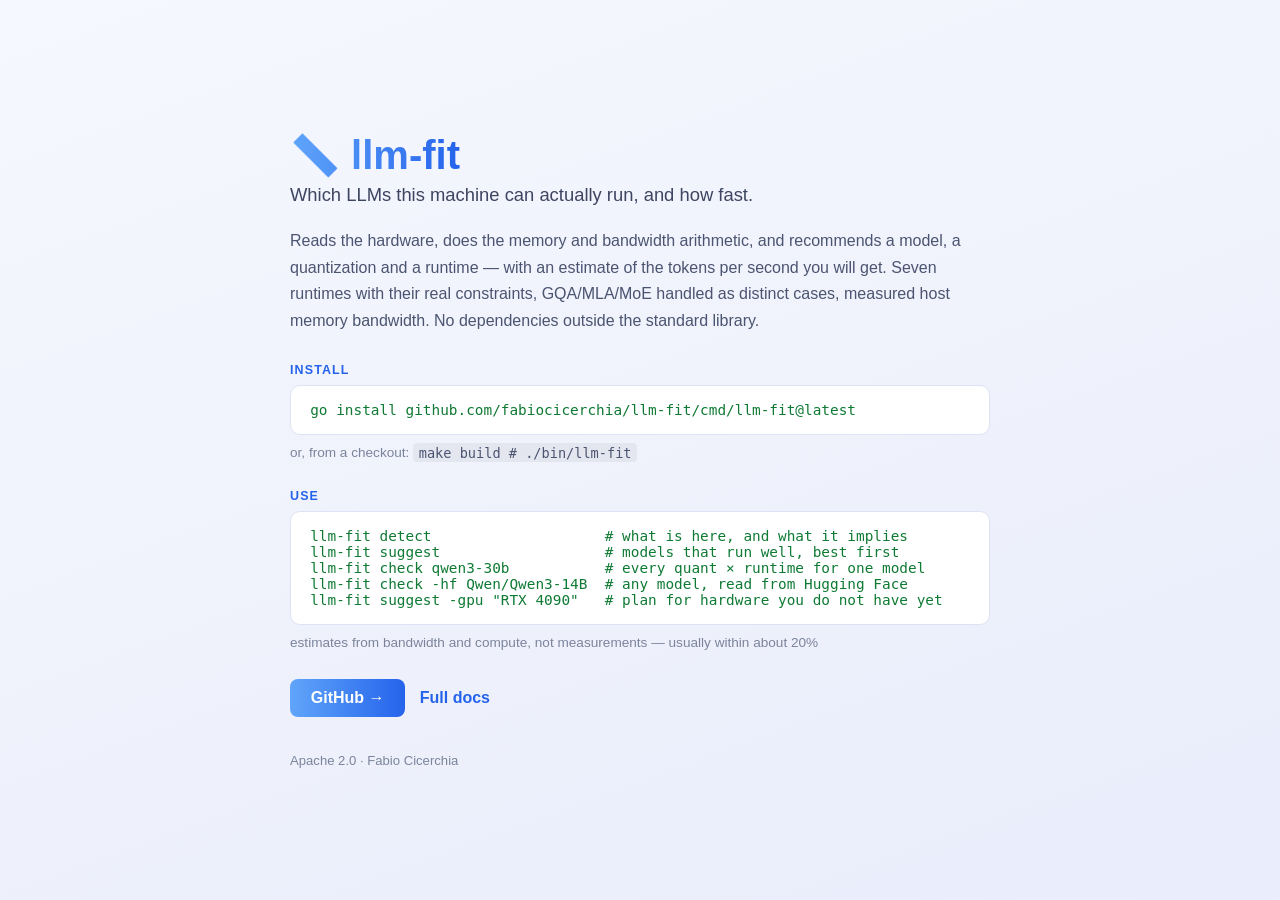
<file: index.html>
<!doctype html>
<html lang="en">
<head>
<meta charset="utf-8">
<meta name="viewport" content="width=device-width, initial-scale=1">
<title>llm-fit — Which LLMs this machine can actually run, and how fast.</title>
<meta name="description" content="[retired] Which LLMs this machine can run, and how fast — unmaintained; see AlexsJones/llmfit">
<style>
:root{--accent:#60a5fa;--accent2:#2563eb}
*{box-sizing:border-box}
body{margin:0;min-height:100vh;display:flex;align-items:center;justify-content:center;padding:2.5rem 1.5rem;
  font-family:-apple-system,BlinkMacSystemFont,"Segoe UI",Roboto,sans-serif;
  background:linear-gradient(160deg,#0b0f1a,#141b2d 60%,#1b2338);color:#eef1f8}
.card{max-width:700px;width:100%}
h1{font-size:2.5rem;margin:0 0 .35rem;line-height:1.15;
  background:linear-gradient(90deg,var(--accent),var(--accent2));-webkit-background-clip:text;
  background-clip:text;color:transparent;display:inline-block}
.tagline{font-size:1.15rem;color:#c7cde0;margin:0 0 1.4rem;font-weight:500}
p.desc{color:#aab2c8;line-height:1.65;margin:0 0 1.8rem}
.install-label{font-size:.78rem;text-transform:uppercase;letter-spacing:.09em;
  color:var(--accent2);margin:0 0 .5rem;font-weight:700}
pre{background:#0d1220;border:1px solid #2a3350;border-radius:10px;padding:1rem 1.2rem;
  overflow-x:auto;font-size:.9rem;margin:0 0 .6rem}
code{color:#9be9a8;font-family:ui-monospace,SFMono-Regular,Menlo,Consolas,monospace}
.alt{color:#6b7591;font-size:.85rem;margin:0 0 1.8rem}
.alt code{color:#8891ab;background:rgba(255,255,255,.05);padding:.1rem .35rem;border-radius:4px}
.links{margin-top:1.6rem;display:flex;gap:.9rem;flex-wrap:wrap;align-items:center}
a.btn{color:#0b0f1a;background:linear-gradient(90deg,var(--accent),var(--accent2));
  padding:.65rem 1.3rem;border-radius:8px;text-decoration:none;font-weight:700}
a.plain{color:var(--accent2);text-decoration:none;font-weight:600}
footer{margin-top:2.2rem;color:#5c6684;font-size:.82rem}
@media (prefers-color-scheme: light){
  body{background:linear-gradient(160deg,#f6f8ff,#eef1fb 60%,#e9edfc);color:#1b2338}
  .tagline{color:#3d4560} p.desc{color:#4b5470}
  pre{background:#fff;border-color:#dde3f5} code{color:#0f7a34}
  .alt{color:#7b849c} .alt code{background:rgba(0,0,0,.05);color:#4b5470}
  footer{color:#7b849c} a.btn{color:#fff}
}
</style>
</head>
<body>
<div class="card">
  <h1>📏 llm-fit</h1>
  <p class="tagline">Which LLMs this machine can actually run, and how fast.</p>
  <p class="desc">
    Reads the hardware, does the memory and bandwidth arithmetic, and recommends a model, a quantization and a runtime —
    with an estimate of the tokens per second you will get. Seven runtimes with their real constraints, GQA/MLA/MoE
    handled as distinct cases, measured host memory bandwidth. No dependencies outside the standard library.
  </p>
  <div class="install-label">Install</div>
  <pre><code>go install github.com/fabiocicerchia/llm-fit/cmd/llm-fit@latest</code></pre>
  <p class="alt">or, from a checkout: <code>make build   # ./bin/llm-fit</code></p>
  <div class="install-label">Use</div>
  <pre><code>llm-fit detect                    # what is here, and what it implies
llm-fit suggest                   # models that run well, best first
llm-fit check qwen3-30b           # every quant × runtime for one model
llm-fit check -hf Qwen/Qwen3-14B  # any model, read from Hugging Face
llm-fit suggest -gpu "RTX 4090"   # plan for hardware you do not have yet</code></pre>
  <p class="alt">estimates from bandwidth and compute, not measurements — usually within about 20%</p>
  <div class="links">
    <a class="btn" href="https://github.com/fabiocicerchia/llm-fit">GitHub →</a>
    <a class="plain" href="https://github.com/fabiocicerchia/llm-fit#readme">Full docs</a>
  </div>
  <footer>Apache 2.0 · Fabio Cicerchia</footer>
</div>
</body>
</html>
</file>
